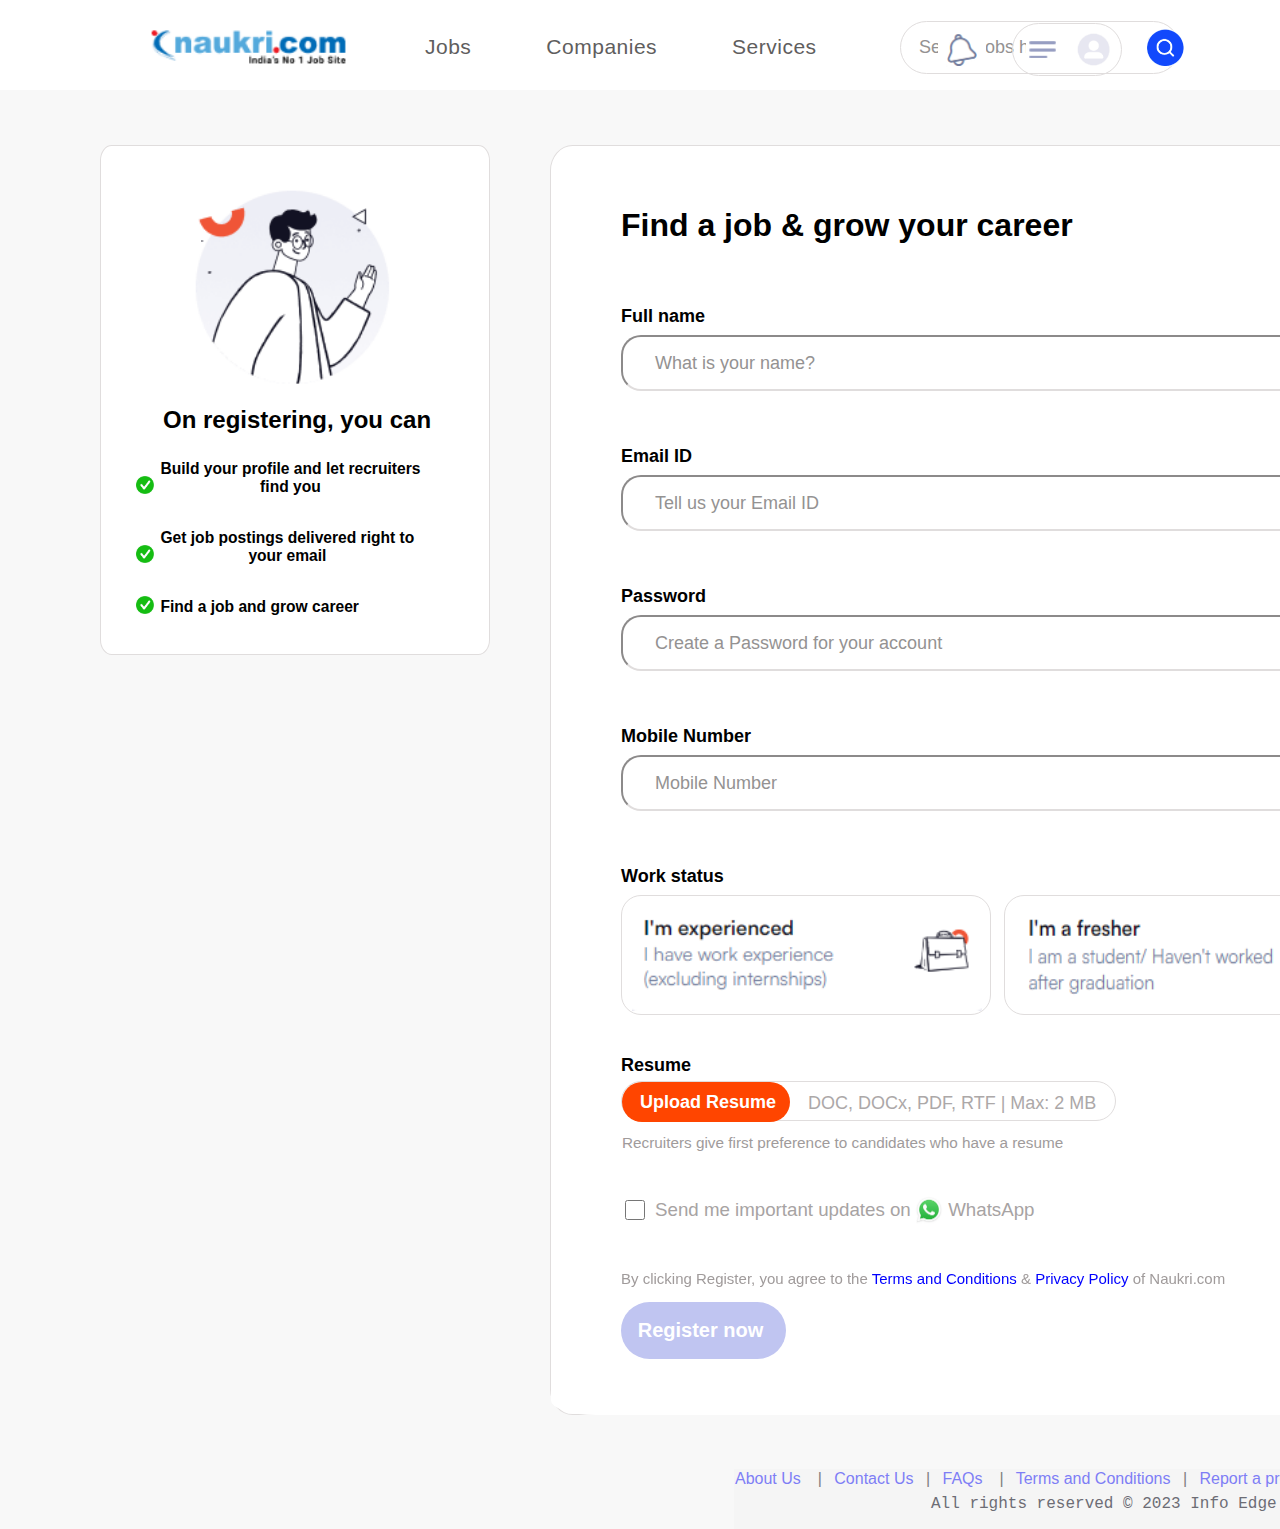
<file: index.html>
<!DOCTYPE html>
<html lang="en">

<head>
  <meta charset="UTF-8">
  <meta name="viewport" content="width=device-width, initial-scale=1.0">
  <title>Registration Form</title>
  <link rel="stylesheet" href="style.css">
  <script src="script.js"></script>
  <!-- <script
    src="https://code.jquery.com/jquery-3.3.1.js"
    integrity="sha256-2Kok7MbOyxpgUVvAk/HJ2jigOSYS2auK4Pfzbm7uH60="
    crossorigin="anonymous">
</script>
<script> 
$(function(){
  $("#header").load("common.html"); 

});
</script>  -->

  <style>
    /* Profile Page */
  </style>
</head>

<body>



  <div class="topnav">
    <nav>

      <img src="nkri logo.png" class="logo">

      <a href="#">Jobs</a>
      <a href="#">Companies</a>
      <a href="#">Services</a>
      <div class="search-container">
        <form action="" class="search-bar">

          <input type="text" placeholder="Search jobs here" name="search">
          <button type="submit"><img src="srh.png" width="38px"></button>
        </form>
      </div>
      <button type="button" class="icon-bell"><img src="bell.png" width="32px"></button>
      <div class="container">
        <form action="" class="cover">
          <button type="submit"><img src="menu.png" width="33px"></button>
          <img src="profile.png" width="36px" class="profile" onclick="showHam()">
        </form>
      </div>

    </nav>
  </div>


  <!-- main content -->


  <div class="side-bar">
    <div class="side-img"><img src="side-bar..png" width="220px"></div>
    <div class="side-h">
      <h2>On registering, you can</h2>
    </div>

    <div class="side-dtl">

      <form action="" class="side">
        <button type="submit"><img src="right icon.png" width="18px" class="btn"></button>
        <button type="text">
          <p>
          <h3>Build your profile and let recruiters<br>find you</h3>
          </p>
        </button>
      </form>

      <form action="" class="side">
        <button type="submit"><img src="right icon.png" width="18px" class="btn"></button>
        <button type="text">
          <p>
          <h3>Get job postings delivered right to<br>your email</h3>
          </p>
        </button>
      </form>

      <form action="" class="side">
        <button type="submit"><img src="right icon.png" width="18px" class="btn"></button>
        <button type="text">
          <p>
          <h3>Find a job and grow career</h3>
          </p>
        </button>
      </form>

    </div>
  </div>
  <!-- <div class="right-cont"> -->


  <diV class="reg-bar">

    <div class="reg-title">
      <h1>Find a job & grow your career</h1>
    </div>

    <div class="reg-container">


      <form class="form-cont" action="#" onsubmit="return validation()">



        <div class="title">
          <label>Full name<input type="text" placeholder="What is your name?" id="user" autocomplete="off"
              onkeyup="validateUserField()">
            <span id="name"></span></labe><br>
        </div>



        <div class="title">
          <label>Email ID<input type="email" placeholder="Tell us your Email ID" id="emid" autocomplete="off"
              onkeyup="validateEmidField()">
            <span id="mail"></span></labe><br>

        </div>



        <div class="title">
          <label>Password<input type="password" placeholder="Create a Password for your account" id="pass"
              autocomplete="off" onkeyup="validatePassField()">
            <span id="password"></span></labe><br>

        </div>



        <div class="title">
          <label>Mobile Number<input type="number" placeholder="Mobile Number" id="mno" autocomplete="off"
              onkeyup="validateMnoField()">
            <span id="mobileno"></span></labe><br>

        </div>

        <div class="title">

          <label>Work status</label>

          <div class="work-status1"><img src="ws.1.png" onclick="showDiv1()"></div>

          <div class="work-status2"><img src="ws.2.png" onclick="showDiv2()"></div>

          <!-- hide part -->

          <div id="welcomeDiv" style="display:none;">

            <div class="o-india"><input type="checkbox" class="c-box" onclick="showDiv3()">
              <h3>Outside India</h3>
            </div>

            <div class="ccity">
              <label>Current city<input type="text" placeholder="Mention the city you live in">
              </label>
            </div>

            <div id="cctry" style="display:none;">
              <div class="ccity">
                <label>Current country<input type="text" placeholder="Mention the city where you're staying">
                </label>
              </div>

            </div>


          </div>

          <!-- Resume Upload section -->

          <div class="flex">

            <div class="resume-container">

              <label>Resume</label>

              <div class="resume-outer">
                <h4>DOC, DOCx, PDF, RTF | Max: 2 MB</h4>
                <!-- <div class="resume-upload">  -->

                <div class="resume-upload">
                  <h4>Upload Resume</h4>
                  <label><input type="file" accept=".pdf" value="Upload Resume"></label>
                </div>
                <p>Recruiters give first preference to candidates who have a resume</p>


              </div>
            </div>
            <!-- </div> -->

            <!-- whatsApp -->

            <div class="update" type="checkbox">

              <input type="checkbox" class="check-box">

              <h3>Send me important updates on<img src="whtsapp.jpg"
                  class="whatsApp-icon">&ensp;&ensp;&ensp;&ensp;WhatsApp</h3>
            </div>

            <div class="term-c">
              By clicking Register, you agree to the <span style="color: blue;">Terms and Conditions</span> & <span
                style="color: blue;">Privacy Policy</span> of Naukri.com
            </div>



            <div class="reg-btn">

              <input type="submit" value="Register now">
            </div>
            <!-- wsflex -->


            <!-- bottom part -->
            <div class="bottom">
              <span>
                About Us &ensp; <span style="color: grey;">|</span>
              </span>
              <span>
                &ensp; Contact Us &ensp;<span style="color: grey;">|</span>
              </span>
              <span>
                &ensp; FAQs &ensp; <span style="color: grey;">|</span>
              </span>
              <span>
                &ensp; Terms and Conditions &ensp;<span style="color: grey;">|</span>
              </span>
              <span>
                &ensp; Report a problem &ensp; <span style="color: grey;">|</span>
              </span>
              <span>
                &ensp; Privacy Policy
              </span>

            </div>

            <div class="rights">
              <pre>All rights reserved © 2023 Info Edge India Ltd.</pre>
            </div>

          </div>

        </div>

        <div class="g-cont">

          <h3>Continue with</h3>
          <div class="g-btn"><img src="google btn.png" width="110px"></div>

          <div class="g-l1"></div>
          <!-- <div class="g-or"></div> -->
          <p>Or</p>
          <div class="g-l2"></div>
        </div>

        <!-- HAMBURGER -->

        <div id="ham" style="display:none;">
          <div class="sideProfile">
            <img src="close.png" onclick="closeHam()">
            <div class="h-profile">
              <img src="profile.png" onclick="window.location.href='common.html'">

              <div class="hp-detail">
                <h2>AMAN KUMAR</h2>
                <P>B.tech/B.E.Civil at MITM Jamshedpur</P>
                <h3 style="color: blue;">View & Update profile</h3>
              </div>
              <div class="p-line"></div>
              <div class="ham-middle">
                <h3>Your profile performance</h3>
              </div>
              <div class="action-cont">
                <div class="search">
                  <h1 style="padding-left: 70px;">7</h1>
                  <h3 style="font-weight: 200;">Search Appearances</h3>
                  <h4 style="color: blue; padding-left: 47px;">view all</h4>
                </div>
                <div class="a-border">
                </div>
                <div class="action">
                  <h1 style="padding-left: 60px;">2</h1>
                  <h3 style="font-weight: 200;">Recruiter Actions</A></h3>
                  <h4 style="color: blue;padding-left: 40px;">view all</h4>
                </div>
              </div>
              <div class="h-icons">
                <div class="blog">
                  <div><img src="Blog.png"></div>
                  <div>
                    <h3>Naukri Blog</h3>
                  </div>
                </div>
                <div class="setting">
                  <div><img src="Setting.png"></div>
                  <div>
                    <h3>Setting</h3>
                  </div>
                </div>
                <div class="faqs">
                  <div><img src="FaQs.png"></div>
                  <div>
                    <h3>FAQs</h3>
                  </div>
                </div>
                <div class="logout">
                  <div><img src="log out.png"></div>
                  <div>
                    <h3>Logout</h3>
                  </div>
                </div>
              </div>
            </div>


          </div>

        </div>

    </div>


  </div>


  </form>

  </div>


  </diV>


</body>

</html>
</file>
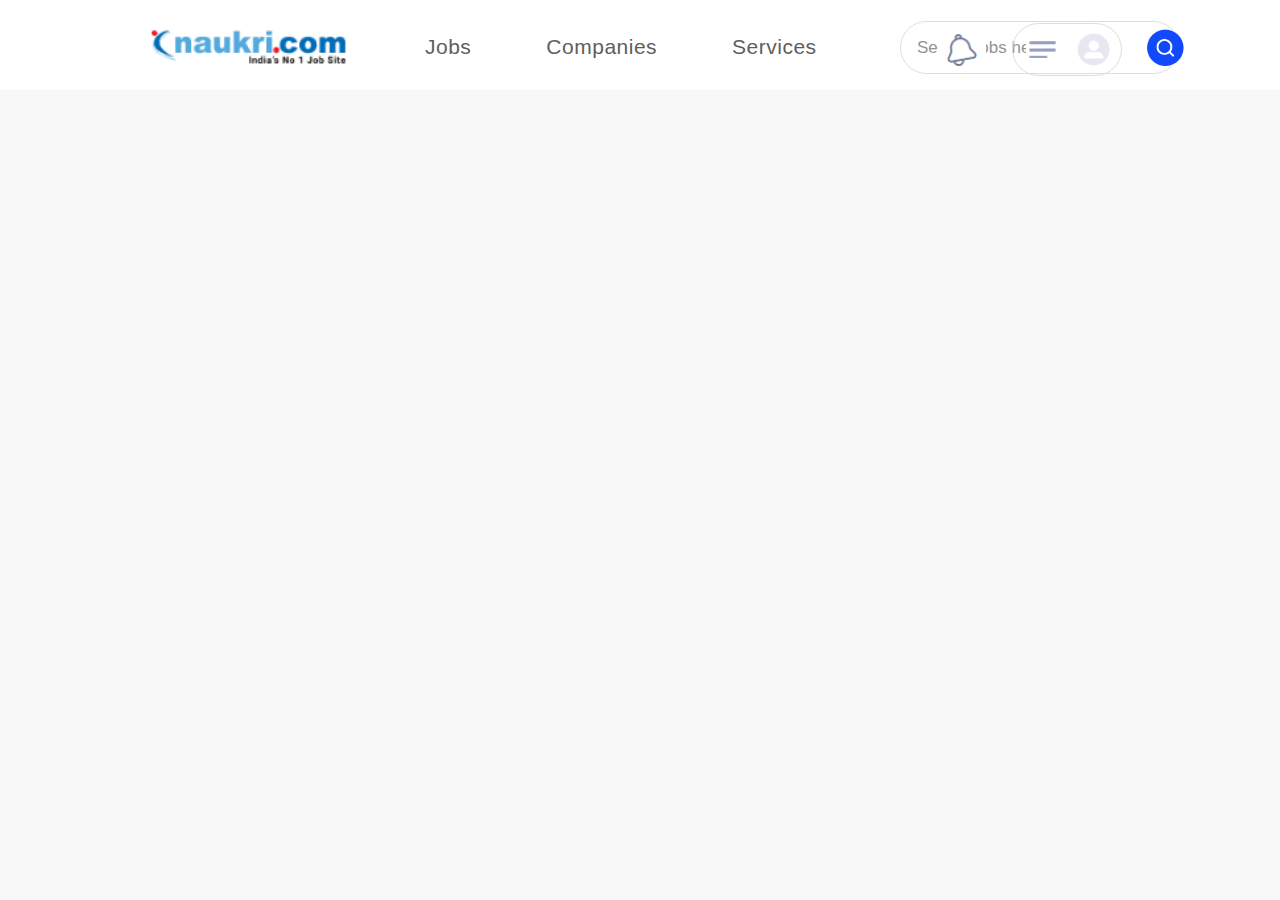
<file: common.html>
<!DOCTYPE html>
<html lang="en">

<head>
  <meta charset="UTF-8">
  <meta name="viewport" content="width=device-width, initial-scale=1.0">
  <title>Common header</title>
  <link rel="stylesheet" href="common.css">


  <!-- <script
  src="https://code.jquery.com/jquery-3.3.1.js"
  integrity="sha256-2Kok7MbOyxpgUVvAk/HJ2jigOSYS2auK4Pfzbm7uH60="
  crossorigin="anonymous">
</script>
<script> 
$(function(){
$("#header").load("common.html"); 

});
</script>   -->

</head>

<body>

  <div class="topnav">


    <img src="nkri logo.png" class="logo">

    <a href="#">Jobs</a>
    <a href="#">Companies</a>
    <a href="#">Services</a>
    <div class="search-container">
      <form action="" class="search-bar">

        <input type="text" placeholder="Search jobs here" name="search">
        <button type="submit"><img src="srh.png" width="38px"></button>
      </form>
    </div>
    <button type="button" class="icon-bell"><img src="bell.png" width="32px"></button>
    <div class="container">
      <form action="" class="cover">
        <button type="submit"><img src="menu.png" width="33px"></button>
        <img src="profile.png" width="36px" onclick="window.location.href='index.html'">
      </form>
    </div>


  </div>

  <main></main>
  <script src="common.js"></script>
</body>

</html>
</file>
<file: style.css>
* {
  box-sizing: border-box;
}

/* media screen */

@media screen and (max-width: 600px) {
  .topnav .search-container {
    float: none;
  }
  .topnav a,
  .topnav input[type="text"],
  .topnav .search-container button {
    float: none;
    display: block;
    text-align: left;
    width: 100%;
    margin: 0;
    padding: 14px;
  }
  .topnav input[type="text"] {
    border: 1px solid #e08888;
    border-radius: 25px;
  }
}
body {
  margin: 0;
  font-family: Arial, Helvetica, sans-serif;
  background-color: rgb(248, 248, 248);
}

.topnav {
  overflow: hidden;
  background-color: white;
  height: 90px;
}

.topnav a {
  float: left;
  color: rgb(95, 94, 94);
  text-align: center;
  margin-right: 2px;
  letter-spacing: 0.5px;
  padding-top: 35px;
  padding-left: 73px;
  font-size: 21px;
}
.logo {
  float: left;
  width: 207px;
  padding-top: 25px;
  margin-left: 145px;
}

.topnav a:link {
  text-decoration: none;
}

.topnav a:visited {
  text-decoration: none;
}

.topnav a:hover {
  text-decoration: underline red;
  text-decoration-thickness: 5px;
  text-underline-offset: 9px;
}

.topnav a:active {
  text-decoration: underline red;
  text-decoration-thickness: 5px;
  text-underline-offset: 9px;
}

.topnav .search-container {
  position: absolute;
  top: 21px;
  left: 900px;
  /* float: right;
    padding-top: 25px;
    margin-right: 250px; */
}

.topnav input[type="text"] {
  padding-top: 9px;
  /* margin-top: 2px; */
  font-size: 17px;
}

.topnav .search-container button {
  float: right;
  padding-left: 10px;
  margin-bottom: 6px;
  margin-right: 710px;
  background: transparent;
  font-size: 25px;
  border: none;
  cursor: pointer;
}

.search-bar {
  position: relative;
  width: 40%;
  max-width: 500px;
  background: white;
  border-style: solid;
  border-color: rgb(224, 221, 221);
  display: flex;
  border-width: 1px;
  margin-right: 200px;
  align-items: center;
  height: 53px;
  border-radius: 50px;
  padding: 3px 0px;
  padding-bottom: 6px;
}

.search-bar input {
  background: transparent;
  flex: 1;
  border: 0;
  outline: none;
  padding: 10px 9px;
  padding-bottom: 6px;
  font-size: 20px;
  color: #0a0a0a;
}
::placeholder {
  position: relative;
  left: 7px;
  color: #949292;
}
.search-bar button {
  position: relative;
  right: 4px;
  border: 0;
  border-radius: 80%;
  width: 30px;
  height: 30px;
  background: #e0dedd;
  cursor: pointer;
}

.topnav .search-container button:hover {
  background: white;
}
.icon-bell {
  float: right;
  position: absolute;
  right: 174px;
  top: 26px;
  width: none;
  height: none;
  border-color: transparent;
  /* display: flex; */
  margin-right: 120px;
  background-color: white;
}
.icon-button :hover {
  cursor: pointer;
  color: #949292;
}

.cover {
  position: absolute;
  right: 138px;
  top: 23px;
  width: 20%;
  max-width: 110px;
  background: transparent;
  border-style: solid;
  border-color: rgb(224, 221, 221);
  display: flex;
  border-width: 0.3px;
  margin-right: 20px;
  align-items: center;
  border-radius: 50px;
  padding: 3px 1px;
}
.cover button {
  border: 0;
  border-radius: 100%;
  width: 30px;
  height: 45px;
  background: transparent;
  cursor: pointer;
  padding-left: 12px;
  padding-right: 50px;
  padding-top: 3px;
}

.side-bar {
  position: fixed;
  left: 100px;
  top: 145px;
  width: 390px;
  height: 510px;
  border-style: solid;
  border-width: 0.1px;
  border-color: rgb(224, 221, 221);
  background-color: white;
  border-radius: 3%;
}
.side-bar h4 {
  position: relative;
  top: 90px;
  left: 60px;
}
.side-img {
  position: relative;
  left: 80px;
  top: 30px;
  width: 200px;
  height: 200px;
  background-color: white;
}
.side-h {
  position: relative;
  top: 40px;
  margin-left: 62px;
  margin-right: 56px;
  background-color: white;
}
.side-dtl {
  position: absolute;
  top: 310px;
  margin-left: 40px;
  background-color: transparent;
}
.side button {
  position: relative;
  top: -13px;
  left: -3px;
  border: transparent;
  background-color: transparent;
  cursor: text;
}
.btn {
  position: absolute;
  left: -2px;
  top: -15px;
}
.reg-bar {
  float: right;
  position: absolute;
  display: flex;
  background-color: white;
  top: 145px;
  left: 550px;
  border-style: solid;
  border-color: rgb(224, 221, 221);
  border-width: 0.1px;
  border-radius: 2%;
  width: 1126px;
  height: 1270px;
}
.bottom {
  float: right;
  position: absolute;
  top: 1500px;
  left: 1192px;
  border-width: 1px;
  border-color: transparent;
  display: flex;
  background-color: whitesmoke;
  border-style: solid;
  width: 1120px;
  height: 250px;
}
/* .reg-container{
    overflow: scroll;
    top: -40px;
  
  } */
.reg-title {
  position: absolute;
  top: 40px;
  left: 70px;
  width: 756px;
  height: 60px;
  /* border:solid 1px rgb(26, 23, 23) ;  */
}
.form-cont {
  position: absolute;
  top: 20px;
  left: 70px;
  width: 756px;
  height: 1000px;
  /* border:solid 1px rgb(26, 23, 23) ;  */
}
.title {
  position: relative;
  top: 100px;
  left: 0px;
  width: 760px;
  height: 100px;
  margin-top: 40px;
  /* border:solid 1px rgb(26, 23, 23) ;  */
}
.title input {
  height: 56px;
  width: 756px;
  font-size: 18px;
  font-style: normal;
  margin-top: 8px;
  padding-left: 23px;
  border-radius: 20px;
  border-color: rgb(224, 221, 221);
}
::placeholder {
  font-size: 18px;
  font-style: normal;
  font-weight: 400;
  padding-left: 2px;
  padding-top: 25px;
}
.title label {
  font-style: normal;
  font-size: 18px;
  font-weight: 700;
}
.work-status1 {
  position: absolute;
  display: flex;
  height: 120px;
  width: 370px;
  margin-top: 8px;
  padding-left: 23px;
  border-radius: 20px;
  border: solid 1px rgb(224, 221, 221);
  cursor: pointer;
}
.work-status1 img {
  position: absolute;
  top: 5px;
  left: 10px;
  height: 110px;
  width: 350px;
}
.work-status2 img {
  position: absolute;
  top: 5px;
  left: 10px;
  height: 110px;
  width: 350px;
}
.work-status2 {
  position: absolute;
  left: 395px;
  display: flex;
  height: 120px;
  width: 370px;
  margin-top: 8px;
  margin-left: -12px;
  padding-left: 23px;
  border-radius: 20px;
  border: solid 1px rgb(224, 221, 221);
  cursor: pointer;
}
.ccity {
  position: relative;
  top: 130px;
  left: 0px;
  width: 760px;
  height: 100px;
  margin-top: 40px;
}
.resume-container {
  position: relative;
  top: 0px;
  left: 70px;
  height: 100px;
  width: 600px;
  margin-top: 8px;
  padding-left: 0px;
}
.resume-outer {
  position: absolute;
  top: 26px;
  height: 40px;
  width: 495px;
  margin-top: 0px;
  padding-left: 0px;
  border: solid 1px rgb(224, 221, 221);
  border-radius: 30px;
}
.resume-outer h4 {
  position: absolute;
  left: 186px;
  font-size: 18px;
  font-weight: 530;
  font-style: normal;
  top: -13px;
  color: #aca8a8;
}
.resume-upload {
  position: absolute;
  /* top:26px; */
  height: 40px;
  width: 168px;
  font-size: 18px;
  font-style: normal;
  margin-top: 0px;
  padding-left: 0px;
  /* border: solid 1px rgb(41, 38, 38);  */
  border-radius: 20px;
  background-color: orangered;
  cursor: pointer;
}
.resume-upload h4 {
  position: absolute;
  text-align: center;
  top: -14px;
  left: 18px;
  color: white;
  font-weight: bold;
  cursor: pointer;
}
.resume-outer p {
  position: absolute;
  left: 0px;
  top: 37px;
  font-size: 15.3px;
  color: #a09b9b;
  font-style: normal;
  cursor: text;
}
.resume-upload input[type="file"] {
  opacity: 0;
  width: 168px;
  /* height: 340px; */
  cursor: pointer;
}
.update {
  position: relative;
  top: 25px;
  left: 70px;
  height: 50px;
  width: 600px;
  cursor: pointer;
  /* border: solid 1px black; */
}
.update :hover{
  color: #0a0a0a;
}
.update h3 {
  position: absolute;
  padding-left: 34px;
  color: #a7a3a3;
  font-style: normal;
  font-weight: 400;
}
.update .check-box {
  position: absolute;
  left: 0px;
  margin-top: 20px;
  height: 20px;
  width: 20px;
  cursor: pointer;
}
.whatsApp-icon {
  position: absolute;
  top: -3px;
  left: 294px;
  width: 28px;
}
.whatsApp-icon h4 {
  position: absolute;
  top: -23px;
  padding-left: 32px;
  margin-bottom: 30px;
  color: #c2bfbf;
  font-size: 20px;
  font-style: normal;
  font-weight: 400;
}
.term-c {
  position: relative;
  top: 65px;
  left: 70px;
  /* border: solid 1px black; */
  font-size: 15px;
  color: #a09b9b;
  font-style: normal;
  font-weight: 200;
  cursor: text;
}
.reg-btn {
  position: relative;
  left: 70px;
  cursor: pointer;
}
.reg-btn :hover{
  background-color: rgb(38, 38, 231);
}

.reg-btn input {
  position: relative;
  top: 80px;
  /* left: -70; */
  height: 57px;
  width: 165px;
  font-size: 20px;
  font-style: normal;
  font-weight: 600;
  margin-top: 0px;
  padding-left: 0px;
  /* border: solid 1px rgb(41, 38, 38); */
  border-radius: 50px;
  border: solid 1px transparent;
  background-color: rgb(192, 197, 241);
  color: white;
  cursor: pointer;
}
.reg-btn h4 {
  position: absolute;
  top: 40px;
  /* text-align: center; */
  bottom: -7px;
  left: 24px;
  color: white;
  font-weight: bold;
}
.bottom {
  position: relative;
  top: 190px;
  left: -40px;
  /* border: solid 1px rgb(41, 38, 38); */
  height: 60px;
  width: 900px;
  font-style: normal;
  font-weight: 200;
  font-size: 16px;
  color: rgb(126, 126, 245);
  cursor: pointer;
}
.rights {
  position: relative;
  top: 200px;
  left: 380px;
  /* border: solid 1px rgb(41, 38, 38);  */
  height: 30px;
  width: 600px;
  font-style: normal;
  font-weight: 200;
  font-size: 16px;
  color: rgb(109, 109, 117);
  cursor: text;
}
.g-cont {
  /* float: right; */
  position: absolute;
  top: 140px;
  left: 750px;
  width: 240px;
  height: 286px;
  /* border:solid 1px rgb(224, 221, 221) ; */
}
.g-btn {
  position: absolute;
  top: 110px;
  left: 85px;
  height: 55px;
  width: 146px;
  font-size: 18px;
  font-style: normal;
  margin-top: 0px;
  padding-left: 0px;
  border: solid 1px blue;
  border-radius: 50px;
  background-color: white;
  cursor: pointer;
}
.g-btn img {
  position: absolute;
  top: 12px;
  left: 18px;
}

.g-cont h3 {
  position: absolute;
  top: 63px;
  left: 95px;
  color: #3d3636;
}
.g-cont p {
  position: absolute;
  top: 108px;
  left: 41px;
  color: #a09a9a;
  font-weight: 200;
  font-size: large;
}
.g-l1 {
  position: absolute;
  border: #e6dfdf 0.1px solid;
  border-right: transparent;
  border-top: transparent;
  border-bottom: transparent;
  height: 117px;
  left: 50px;
}
.g-l2 {
  position: absolute;
  border: #e6dfdf 0.1px solid;
  border-right: transparent;
  border-top: transparent;
  border-bottom: transparent;
  height: 125px;
  left: 50px;
  bottom: 0px;
}
.flex {
  position: relative;
  left: -70px;
  width: 1123px;
  top: 160px;
  height: 360px;
  background-color: white;
  border-color: rgb(202, 197, 197);
  border-width: 0.1px;
  border-radius: 4%;
}
.o-india h3 {
  position: absolute;
  right: 5px;
  top: 170px;
  color: #bbb8b7;
}
.o-india .c-box {
  position: absolute;
  right: 125px;
  top: 180px;
  width: 20px;
  height: 20px;
  cursor: pointer;
}

/* HAMBURGER-MENU*/
.sideProfile {
  position: fixed;
  top: 0px;
  right: 0px;
  border: solid 1px rgb(226, 226, 226);
  display: flex;
  background-color: white;
  height: 808px;
  width: 520px;
  border-top-left-radius: 4%;
  border-bottom-left-radius: 4%;
  cursor: pointer;
  transition: transform 0.2s;
}
.sideProfile img {
  position: relative;
  top: 30px;
  left: 460px;
  width: 26px;
  height: 30px;
  cursor: pointer;
}
.h-profile {
  position: relative;
  top: 60px;
  left: 15px;
  /* border: solid 1px black; */
  width: 400px;
  height: 150px;
  cursor: pointer;
}
.h-profile img {
  position: relative;
  display: flex;
  top: 0px;
  left: 0px;
  /* border: solid 1px black; */
  height: 100px;
  width: 100px;
  cursor: pointer;
}
.hp-detail {
  position: relative;
  top: -130px;
  left: 120px;
  width: 300px;
  height: 150px;
  /* border: solid 1px black; */
}
.h-profile p {
  position: relative;
  top: -10px;
  margin-top: 2px;
  font-size: 17px;
}
.p-line {
  position: relative;
  border-top: transparent;
  top: -150px;
  left: 0px;
  width: 450px;
  border: gray solid 0.1px;
}
.ham-middle h3 {
  position: relative;
  top: -150px;
  left: 0px;
  /* border:solid 1px black; */
}
.action-cont {
  position: relative;
  display: flex;
  font-weight: 400;
  padding-left: 30px;
  padding-right: 10px;
  top: -150px;
  left: 0px;
  height: 160px;
  width: 450px;
  border: solid 1px rgb(250, 247, 247);
  border-radius: 5%;
  background-color: rgb(250, 250, 253);
}
.a-border {
  position: relative;
  top: 15px;
  left: 25px;
  border: 1px solid grey;
  border-left: transparent;
  height: 130px;
}
.search {
  position: relative;
  left: -10px;
  /* border: solid 1px black; */
  /* margin-left:-10px; */
}
.action {
  position: relative;
  padding-left: 60px;
  /* border: solid 1px black; */
}
.h-icons {
  position: relative;

  top: -120px;
  /* border: solid 1px black; */
  color: #3d3c3c;
  height: 350px;
  width: 150;
}
.blog {
  position: relative;
  left: 0px;
  display: flex;
}
.blog img {
  position: relative;
  left: 0px;
  width: 20px;
  height: 20px;
}
.blog h3 {
  position: relative;
  left: 10px;
  top: -20px;
}

.setting {
  position: relative;
  left: 0px;
  display: flex;
}
.setting img {
  position: relative;
  left: 0px;
  width: 20px;
  height: 20px;
}
.setting h3 {
  position: relative;
  left: 10px;
  top: -20px;
}

.faqs {
  position: relative;
  left: 0px;
  display: flex;
}
.faqs img {
  position: relative;
  left: 0px;
  width: 20px;
  height: 20px;
}
.faqs h3 {
  position: relative;
  left: 10px;
  top: -20px;
}

.logout {
  position: relative;
  left: 0px;
  display: flex;
}
.logout img {
  position: relative;
  left: 0px;
  width: 20px;
  height: 20px;
}
.logout h3 {
  position: relative;
  left: 10px;
  top: -20px;
}
</file>
<file: common.css>
* {
    box-sizing: border-box;
  }
  
  /* media screen */
  
  @media screen and (max-width: 600px) {
    .topnav .search-container {
      float: none;
    }
    .topnav a,
    .topnav input[type="text"],
    .topnav .search-container button {
      float: none;
      display: block;
      text-align: left;
      width: 100%;
      margin: 0;
      padding: 14px;
    }
    .topnav input[type="text"] {
      border: 1px solid #e08888;
      border-radius: 25px;
    }
  }
  body {
    margin: 0;
    font-family: Arial, Helvetica, sans-serif;
    background-color: rgb(248, 248, 248);
  }
  
  .topnav {
    overflow: hidden;
    background-color: white;
    height: 90px;
  }
  
  .topnav a {
    float: left;
    color: rgb(95, 94, 94);
    text-align: center;
    margin-right: 2px;
    letter-spacing: 0.5px;
    padding-top: 35px;
    padding-left: 73px;
    font-size: 21px;
  }
  .logo {
    float: left;
    width: 207px;
    padding-top: 25px;
    margin-left: 145px;
  }
  
  .topnav a:link {
    text-decoration: none;
  }
  
  .topnav a:visited {
    text-decoration: none;
  }
  
  .topnav a:hover {
    text-decoration: underline red;
    text-decoration-thickness: 5px;
    text-underline-offset: 9px;
  }
  
  .topnav a:active {
    text-decoration: underline red;
    text-decoration-thickness: 5px;
    text-underline-offset: 9px;
  }
  
  .topnav .search-container {
    position: absolute;
    top: 21px;
    left: 900px;
    /* float: right;
      padding-top: 25px;
      margin-right: 250px; */
  }
  
  .topnav input[type="text"] {
    padding-top: 9px;
    /* margin-top: 2px; */
    font-size: 17px;
  }
  
  .topnav .search-container button {
    float: right;
    padding-left: 10px;
    margin-bottom: 6px;
    margin-right: 710px;
    background: transparent;
    font-size: 25px;
    border: none;
    cursor: pointer;
  }
  
  .search-bar {
    position: relative;
    width: 40%;
    max-width: 500px;
    background: white;
    border-style: solid;
    border-color: rgb(224, 221, 221);
    display: flex;
    border-width: 1px;
    margin-right: 200px;
    align-items: center;
    height: 53px;
    border-radius: 50px;
    padding: 3px 0px;
    padding-bottom: 6px;
  }
  
  .search-bar input {
    background: transparent;
    flex: 1;
    border: 0;
    outline: none;
    padding: 10px 9px;
    padding-bottom: 6px;
    font-size: 20px;
    color: #0a0a0a;
  }
  ::placeholder {
    position: relative;
    left: 7px;
    color: #949292;
  }
  .search-bar button {
    position: relative;
    right: 4px;
    border: 0;
    border-radius: 80%;
    width: 30px;
    height: 30px;
    background: #e0dedd;
    cursor: pointer;
  }
  
  .topnav .search-container button:hover {
    background: white;
  }
  .icon-bell {
    float: right;
    position: absolute;
    right: 174px;
    top: 26px;
    width: none;
    height: none;
    border-color: transparent;
    /* display: flex; */
    margin-right: 120px;
    background-color: white;
  }
  .icon-button :hover {
    cursor: pointer;
    color: #949292;
  }
  
  .cover {
    position: absolute;
    right: 138px;
    top: 23px;
    width: 20%;
    max-width: 110px;
    background: transparent;
    border-style: solid;
    border-color: rgb(224, 221, 221);
    display: flex;
    border-width: 0.3px;
    margin-right: 20px;
    align-items: center;
    border-radius: 50px;
    padding: 3px 1px;
  }
  .cover button {
    border: 0;
    border-radius: 100%;
    width: 30px;
    height: 45px;
    background: transparent;
    cursor: pointer;
    padding-left: 12px;
    padding-right: 50px;
    padding-top: 3px;
  }
</file>
